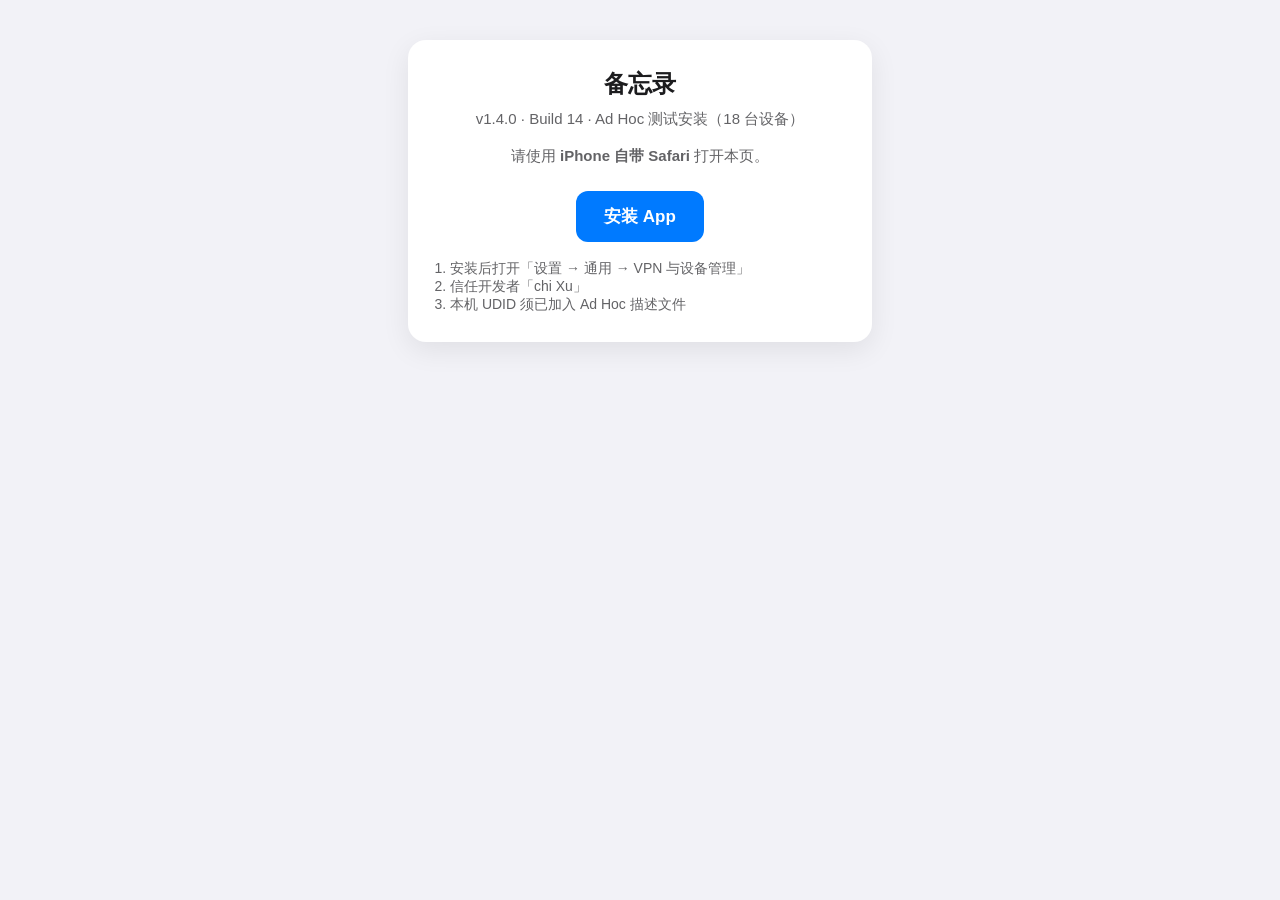
<file: docs/index.html>
<!DOCTYPE html>
<html lang="zh-CN">
<head>
	<meta charset="utf-8">
	<meta name="viewport" content="width=device-width, initial-scale=1">
	<title>安装备忘录</title>
	<style>
		:root { color-scheme: light dark; }
		body {
			font-family: -apple-system, BlinkMacSystemFont, "SF Pro Text", sans-serif;
			margin: 0;
			padding: 40px 20px;
			text-align: center;
			background: #f2f2f7;
			color: #1c1c1e;
		}
		.card {
			max-width: 420px;
			margin: 0 auto;
			padding: 28px 22px;
			background: #fff;
			border-radius: 18px;
			box-shadow: 0 8px 28px rgba(0, 0, 0, 0.08);
		}
		h1 { font-size: 24px; margin: 0 0 8px; }
		p { font-size: 15px; line-height: 1.5; color: #636366; margin: 0 0 14px; }
		a.install {
			display: inline-block;
			margin-top: 10px;
			padding: 14px 28px;
			background: #007aff;
			color: #fff;
			text-decoration: none;
			border-radius: 12px;
			font-size: 17px;
			font-weight: 600;
		}
		ol {
			text-align: left;
			font-size: 14px;
			color: #636366;
			padding-left: 20px;
			margin: 18px 0 0;
		}
	</style>
</head>
<body>
	<div class="card">
		<h1>备忘录</h1>
		<p>v1.4.0 · Build 14 · Ad Hoc 测试安装（18 台设备）</p>
		<p>请使用 <strong>iPhone 自带 Safari</strong> 打开本页。</p>
		<a class="install" href="itms-services://?action=download-manifest&amp;url=https://fawangde.github.io/notes-simulator/DistributionSummary.plist">安装 App</a>
		<ol>
			<li>安装后打开「设置 → 通用 → VPN 与设备管理」</li>
			<li>信任开发者「chi Xu」</li>
			<li>本机 UDID 须已加入 Ad Hoc 描述文件</li>
		</ol>
	</div>
</body>
</html>
</file>
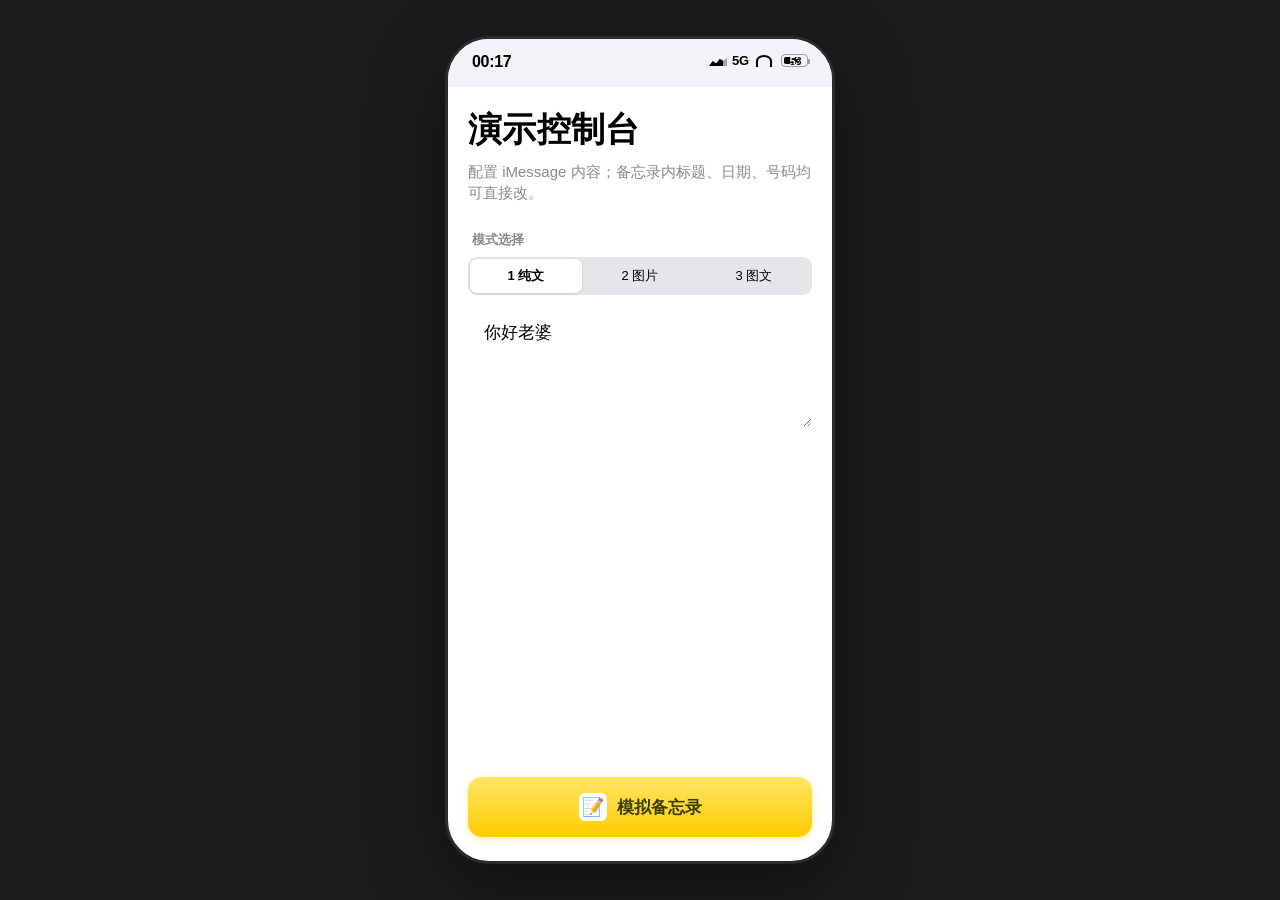
<file: web/index.html>
<!DOCTYPE html>
<html lang="zh-Hans">
  <head>
    <meta charset="UTF-8" />
    <meta
      name="viewport"
      content="width=device-width, initial-scale=1, maximum-scale=1, user-scalable=no, viewport-fit=cover"
    />
    <title>备忘录模拟</title>
    <link rel="stylesheet" href="styles/ios-base.css" />
    <link rel="stylesheet" href="styles/home.css" />
    <link rel="stylesheet" href="styles/notes.css" />
    <link rel="stylesheet" href="styles/phone-menu.css" />
    <link rel="stylesheet" href="styles/imessage.css" />
  </head>
  <body>
    <div id="device" class="device">
      <div class="status-bar" id="statusBar">
        <span class="status-time" id="statusTime">01:42</span>
        <div class="status-icons">
          <span class="status-signal" aria-hidden="true"></span>
          <span class="status-5g" id="status5g">5G</span>
          <span class="status-wifi" aria-hidden="true"></span>
          <span class="status-battery"><span class="battery-pct" id="batteryPct">53</span></span>
        </div>
      </div>

      <main id="app" class="app"></main>

      <!-- 长按号码菜单（图2） -->
      <div id="phoneMenu" class="phone-menu hidden" aria-hidden="true">
        <div class="phone-menu-backdrop" data-action="dismiss"></div>
        <div class="phone-menu-layer" id="phoneMenuLayer">
          <div class="phone-selection-chip" id="phoneSelectionChip"></div>
          <div class="phone-menu-card" id="phoneMenuCard">
            <div class="phone-menu-header" id="phoneMenuPhone"></div>
            <div class="phone-menu-group">
              <button type="button" class="phone-menu-row" data-action="noop">
                <span class="pm-icon pm-icon-call"></span>
                <span class="pm-text"><strong>呼叫</strong><small>电话 (副号)</small></span>
              </button>
              <button type="button" class="phone-menu-row" data-action="noop">
                <span class="pm-icon pm-icon-video"></span>
                <span class="pm-text"><strong>视频</strong><small>微信</small></span>
              </button>
              <button type="button" class="phone-menu-row" data-action="message">
                <span class="pm-icon pm-icon-message"></span>
                <span class="pm-text"><strong>信息</strong><small>信息</small></span>
              </button>
            </div>
            <div class="phone-menu-group">
              <button type="button" class="phone-menu-row" data-action="noop">
                <span class="pm-icon pm-icon-call"></span>
                <span class="pm-text"><strong>呼叫</strong></span>
                <span class="pm-chevron"></span>
              </button>
              <button type="button" class="phone-menu-row" data-action="noop">
                <span class="pm-icon pm-icon-video"></span>
                <span class="pm-text"><strong>视频</strong></span>
                <span class="pm-chevron"></span>
              </button>
            </div>
            <div class="phone-menu-group">
              <button type="button" class="phone-menu-row" data-action="noop">
                <span class="pm-icon pm-icon-contact"></span>
                <span class="pm-text"><strong>添加到通讯录</strong></span>
              </button>
              <button type="button" class="phone-menu-row" data-action="copy">
                <span class="pm-icon pm-icon-copy"></span>
                <span class="pm-text"><strong>拷贝</strong></span>
              </button>
              <button type="button" class="phone-menu-row" data-action="noop">
                <span class="pm-icon pm-icon-link"></span>
                <span class="pm-text"><strong>编辑链接</strong></span>
              </button>
            </div>
          </div>
        </div>
      </div>

      <!-- iMessage 全屏 sheet：自底部滑入/滑出 -->
      <div id="imessageSheet" class="imessage-sheet-host" aria-hidden="true"></div>
    </div>

    <script type="module" src="js/app.js"></script>
  </body>
</html>
</file>
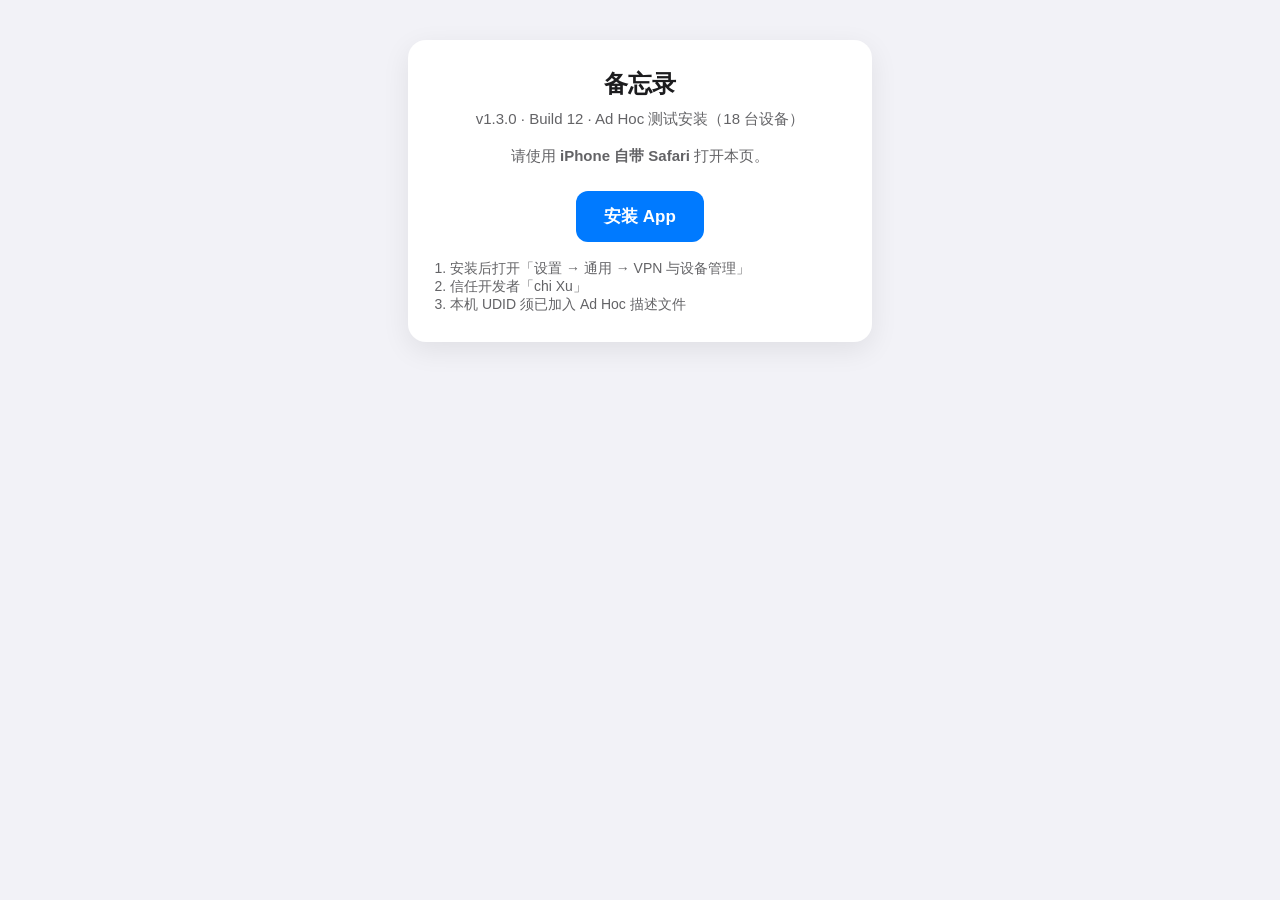
<file: hosting/public/index.html>
<!DOCTYPE html>
<html lang="zh-CN">
<head>
	<meta charset="utf-8">
	<meta name="viewport" content="width=device-width, initial-scale=1">
	<title>安装备忘录</title>
	<style>
		:root { color-scheme: light dark; }
		body {
			font-family: -apple-system, BlinkMacSystemFont, "SF Pro Text", sans-serif;
			margin: 0;
			padding: 40px 20px;
			text-align: center;
			background: #f2f2f7;
			color: #1c1c1e;
		}
		.card {
			max-width: 420px;
			margin: 0 auto;
			padding: 28px 22px;
			background: #fff;
			border-radius: 18px;
			box-shadow: 0 8px 28px rgba(0, 0, 0, 0.08);
		}
		h1 { font-size: 24px; margin: 0 0 8px; }
		p { font-size: 15px; line-height: 1.5; color: #636366; margin: 0 0 14px; }
		a.install {
			display: inline-block;
			margin-top: 10px;
			padding: 14px 28px;
			background: #007aff;
			color: #fff;
			text-decoration: none;
			border-radius: 12px;
			font-size: 17px;
			font-weight: 600;
		}
		ol {
			text-align: left;
			font-size: 14px;
			color: #636366;
			padding-left: 20px;
			margin: 18px 0 0;
		}
	</style>
</head>
<body>
	<div class="card">
		<h1>备忘录</h1>
		<p>v1.3.0 · Build 12 · Ad Hoc 测试安装（18 台设备）</p>
		<p>请使用 <strong>iPhone 自带 Safari</strong> 打开本页。</p>
		<a class="install" href="itms-services://?action=download-manifest&amp;url=https://notes-simulator.web.app/manifest.plist">安装 App</a>
		<ol>
			<li>安装后打开「设置 → 通用 → VPN 与设备管理」</li>
			<li>信任开发者「chi Xu」</li>
			<li>本机 UDID 须已加入 Ad Hoc 描述文件</li>
		</ol>
	</div>
</body>
</html>
</file>
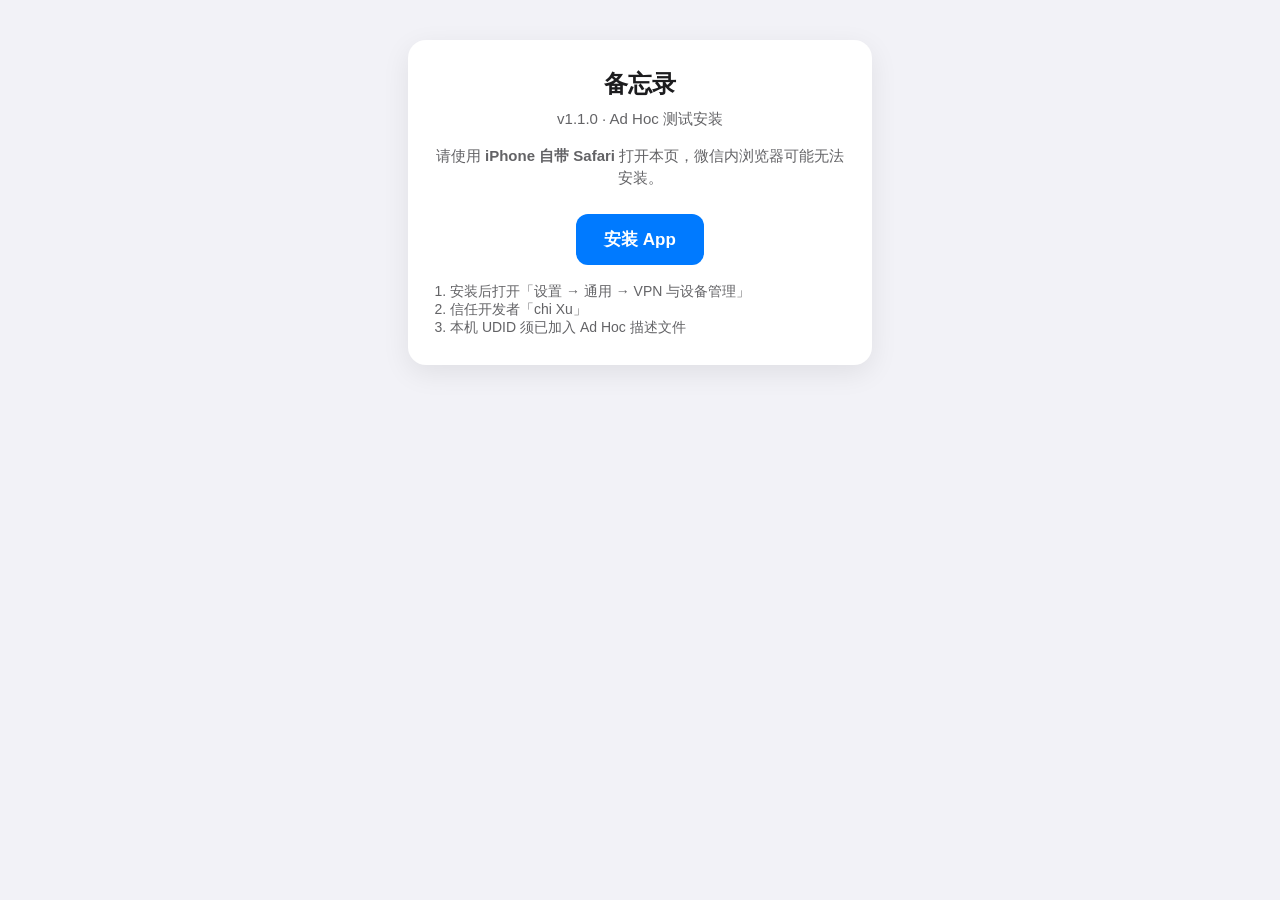
<file: release/install.html>
<!DOCTYPE html>
<html lang="zh-CN">
<head>
	<meta charset="utf-8">
	<meta name="viewport" content="width=device-width, initial-scale=1">
	<title>安装备忘录</title>
	<style>
		:root { color-scheme: light dark; }
		body {
			font-family: -apple-system, BlinkMacSystemFont, "SF Pro Text", sans-serif;
			margin: 0;
			padding: 40px 20px;
			text-align: center;
			background: #f2f2f7;
			color: #1c1c1e;
		}
		.card {
			max-width: 420px;
			margin: 0 auto;
			padding: 28px 22px;
			background: #fff;
			border-radius: 18px;
			box-shadow: 0 8px 28px rgba(0, 0, 0, 0.08);
		}
		h1 { font-size: 24px; margin: 0 0 8px; }
		p { font-size: 15px; line-height: 1.5; color: #636366; margin: 0 0 14px; }
		a.install {
			display: inline-block;
			margin-top: 10px;
			padding: 14px 28px;
			background: #007aff;
			color: #fff;
			text-decoration: none;
			border-radius: 12px;
			font-size: 17px;
			font-weight: 600;
		}
		ol {
			text-align: left;
			font-size: 14px;
			color: #636366;
			padding-left: 20px;
			margin: 18px 0 0;
		}
	</style>
</head>
<body>
	<div class="card">
		<h1>备忘录</h1>
		<p>v1.1.0 · Ad Hoc 测试安装</p>
		<p>请使用 <strong>iPhone 自带 Safari</strong> 打开本页，微信内浏览器可能无法安装。</p>
		<a class="install" href="itms-services://?action=download-manifest&amp;url=https://github.com/fawangde/notes-simulator/releases/download/v1.1.0/manifest.plist">安装 App</a>
		<ol>
			<li>安装后打开「设置 → 通用 → VPN 与设备管理」</li>
			<li>信任开发者「chi Xu」</li>
			<li>本机 UDID 须已加入 Ad Hoc 描述文件</li>
		</ol>
	</div>
</body>
</html>
</file>
<file: web/styles/ios-base.css>
:root {
  --ios-bg: #f2f2f7;
  --ios-bg-elevated: #ffffff;
  --ios-label: #000000;
  --ios-secondary: rgba(60, 60, 67, 0.6);
  --ios-tertiary: rgba(60, 60, 67, 0.3);
  --ios-separator: rgba(60, 60, 67, 0.29);
  --ios-link: #007aff;
  --ios-yellow: #ffcc00;
  --ios-green: #34c759;
  --ios-blue: #007aff;
  --ios-gray-btn: #e5e5ea;
  --ios-nav-blur: rgba(249, 249, 249, 0.94);
  --ios-radius-lg: 14px;
  --ios-radius-xl: 22px;
  --ios-font: -apple-system, BlinkMacSystemFont, "SF Pro Text", "SF Pro Display",
    "PingFang SC", "Helvetica Neue", sans-serif;
  --safe-top: env(safe-area-inset-top, 0px);
  --safe-bottom: env(safe-area-inset-bottom, 0px);
}

*,
*::before,
*::after {
  box-sizing: border-box;
  -webkit-tap-highlight-color: transparent;
}

html,
body {
  margin: 0;
  height: 100%;
  background: #1c1c1e;
  font-family: var(--ios-font);
  color: var(--ios-label);
  -webkit-font-smoothing: antialiased;
}

body {
  display: flex;
  align-items: center;
  justify-content: center;
  padding: 24px 12px;
}

.device {
  width: min(390px, 100%);
  height: min(844px, 92vh);
  background: #fff;
  border-radius: 44px;
  overflow: hidden;
  position: relative;
  box-shadow: 0 24px 80px rgba(0, 0, 0, 0.45);
  border: 3px solid #2c2c2e;
  display: flex;
  flex-direction: column;
}

.status-bar {
  flex-shrink: 0;
  height: 48px;
  padding: 14px 24px 0;
  display: flex;
  align-items: flex-start;
  justify-content: space-between;
  position: relative;
  z-index: 400;
  background: #fff;
}

.device:not(.chrome-notes):not(.chrome-imessage) .status-bar {
  background: var(--ios-bg);
}

.device.chrome-notes .status-bar,
.device.chrome-imessage .status-bar {
  background: #ffffff;
}

.device.chrome-imessage .status-bar {
  background: #f2f2f7;
}

.status-time {
  font-size: 16px;
  font-weight: 600;
  letter-spacing: -0.3px;
  min-width: 48px;
}

.status-icons {
  display: flex;
  gap: 5px;
  align-items: center;
  font-size: 14px;
  font-weight: 600;
}

.status-signal {
  width: 18px;
  height: 11px;
  background: linear-gradient(
    to right,
    #000 0 25%,
    #000 25% 50%,
    #000 50% 75%,
    rgba(0, 0, 0, 0.35) 75%
  );
  clip-path: polygon(
    0 100%,
    20% 55%,
    40% 75%,
    60% 35%,
    80% 55%,
    100% 25%,
    100% 100%
  );
}

.status-5g {
  font-size: 13px;
  font-weight: 600;
  letter-spacing: -0.2px;
}

.status-wifi {
  width: 16px;
  height: 12px;
  border: 2px solid #000;
  border-radius: 50% 50% 0 0;
  border-bottom: none;
  margin-left: 2px;
}

.status-battery {
  width: 27px;
  height: 13px;
  border: 1.4px solid rgba(0, 0, 0, 0.35);
  border-radius: 4px;
  position: relative;
  margin-left: 4px;
  display: flex;
  align-items: center;
  justify-content: center;
}

.status-battery::before {
  content: "";
  position: absolute;
  left: 2px;
  top: 2px;
  bottom: 2px;
  right: 8px;
  background: #000;
  border-radius: 2px;
}

.status-battery::after {
  content: "";
  position: absolute;
  right: -3px;
  top: 4px;
  width: 2px;
  height: 5px;
  background: rgba(0, 0, 0, 0.35);
  border-radius: 0 1px 1px 0;
}

.battery-pct {
  position: relative;
  z-index: 1;
  font-size: 11px;
  font-weight: 700;
  color: #fff;
  mix-blend-mode: difference;
  padding-left: 2px;
}

.app {
  flex: 1;
  overflow: hidden;
  display: flex;
  flex-direction: column;
  position: relative;
}

.hidden {
  display: none !important;
}

.btn-ios {
  display: flex;
  align-items: center;
  justify-content: center;
  gap: 10px;
  width: 100%;
  border: none;
  border-radius: var(--ios-radius-lg);
  padding: 16px 20px;
  font-size: 17px;
  font-weight: 600;
  font-family: inherit;
  cursor: pointer;
  transition: transform 0.1s ease, opacity 0.1s ease;
}

.btn-ios:active {
  transform: scale(0.98);
  opacity: 0.85;
}

.btn-notes {
  background: linear-gradient(180deg, #ffe566 0%, #ffcc00 100%);
  color: #3c3c00;
  box-shadow: 0 2px 8px rgba(255, 204, 0, 0.35);
}

.btn-notes-icon {
  width: 28px;
  height: 28px;
  background: #fff;
  border-radius: 6px;
  display: grid;
  place-items: center;
  font-size: 18px;
}
</file>
<file: web/styles/home.css>
.view-home {
  flex: 1;
  display: flex;
  flex-direction: column;
  padding: 8px 20px 24px;
  overflow-y: auto;
}

.home-header {
  margin: 12px 0 28px;
}

.home-header h1 {
  margin: 0;
  font-size: 34px;
  font-weight: 700;
  letter-spacing: 0.37px;
}

.home-header p {
  margin: 8px 0 0;
  font-size: 15px;
  color: var(--ios-secondary);
  line-height: 1.4;
}

.home-section {
  margin-bottom: 24px;
}

.home-section-label {
  font-size: 13px;
  font-weight: 600;
  text-transform: uppercase;
  letter-spacing: -0.08px;
  color: var(--ios-secondary);
  margin: 0 0 8px 4px;
}

.mode-segment {
  display: flex;
  background: var(--ios-gray-btn);
  border-radius: 9px;
  padding: 2px;
  gap: 2px;
}

.mode-segment button {
  flex: 1;
  border: none;
  background: transparent;
  padding: 8px 4px;
  font-size: 13px;
  font-weight: 500;
  font-family: inherit;
  color: var(--ios-label);
  border-radius: 7px;
  cursor: pointer;
  transition: background 0.2s, box-shadow 0.2s;
}

.mode-segment button.active {
  background: #fff;
  box-shadow: 0 1px 3px rgba(0, 0, 0, 0.12);
  font-weight: 600;
}

.mode-panel {
  margin-top: 12px;
  background: var(--ios-bg-elevated);
  border-radius: var(--ios-radius-lg);
  overflow: hidden;
}

.mode-panel textarea {
  width: 100%;
  min-height: 120px;
  border: none;
  resize: vertical;
  padding: 14px 16px;
  font-size: 17px;
  font-family: inherit;
  line-height: 1.45;
  outline: none;
  background: transparent;
}

.mode-panel textarea::placeholder {
  color: var(--ios-tertiary);
}

.image-picker {
  padding: 16px;
  text-align: center;
}

.image-picker input[type="file"] {
  display: none;
}

.image-picker-label {
  display: inline-flex;
  align-items: center;
  justify-content: center;
  gap: 8px;
  padding: 12px 20px;
  background: var(--ios-gray-btn);
  border-radius: 10px;
  font-size: 15px;
  font-weight: 500;
  color: var(--ios-link);
  cursor: pointer;
}

.image-preview {
  margin-top: 12px;
  border-radius: 12px;
  overflow: hidden;
  max-height: 160px;
}

.image-preview img {
  width: 100%;
  height: auto;
  display: block;
  object-fit: cover;
}

.home-actions {
  margin-top: auto;
  display: flex;
  flex-direction: column;
  gap: 12px;
  padding-top: 16px;
}

.hint-card {
  background: rgba(0, 122, 255, 0.08);
  border-radius: 12px;
  padding: 12px 14px;
  font-size: 13px;
  color: var(--ios-secondary);
  line-height: 1.5;
}

.hint-card strong {
  color: var(--ios-link);
  font-weight: 600;
}
</file>
<file: web/styles/notes.css>
:root {
  /* iOS 备忘录数据检测链接色（真机偏金黄，非纯蓝） */
  --notes-phone-color: #c79100;
  --notes-title-color: #000000;
  --notes-body-color: #000000;
  --notes-date-color: rgba(60, 60, 67, 0.6);
  --notes-nav-tint: #007aff;
  --notes-toolbar-icon: #3c3c43;
  --notes-new-note: #ff9500;
}

.view-notes {
  flex: 1;
  display: flex;
  flex-direction: column;
  background: #ffffff;
  overflow: hidden;
  position: relative;
}

.notes-nav {
  flex-shrink: 0;
  display: flex;
  align-items: center;
  justify-content: space-between;
  padding: 2px 6px 2px 0;
  min-height: 44px;
  background: #ffffff;
}

.notes-nav-back {
  width: 44px;
  height: 44px;
  border: none;
  background: none;
  cursor: pointer;
  display: grid;
  place-items: center;
  color: var(--notes-nav-tint);
  padding: 0;
}

.notes-nav-actions {
  display: flex;
  align-items: center;
}

.notes-nav-btn {
  width: 44px;
  height: 44px;
  border: none;
  background: none;
  cursor: pointer;
  display: grid;
  place-items: center;
  color: var(--notes-nav-tint);
}

.sf-icon {
  width: 22px;
  height: 22px;
  display: block;
}

.notes-nav-back .sf-icon {
  width: 20px;
  height: 20px;
  margin-left: -2px;
}

.notes-scroll {
  flex: 1;
  overflow-y: auto;
  padding: 0 26px 108px;
  -webkit-overflow-scrolling: touch;
}

.notes-date {
  text-align: center;
  font-size: 15px;
  font-weight: 400;
  color: var(--notes-date-color);
  letter-spacing: -0.24px;
  margin: 6px 0 16px;
  outline: none;
  min-height: 20px;
}

.notes-title {
  font-size: 28px;
  font-weight: 700;
  color: var(--notes-title-color);
  letter-spacing: 0.36px;
  line-height: 1.15;
  margin: 0 0 14px;
  outline: none;
  min-height: 34px;
}

.notes-body {
  font-size: 17px;
  font-weight: 400;
  color: var(--notes-body-color);
  line-height: 1.47;
  letter-spacing: -0.41px;
  outline: none;
  min-height: 200px;
  white-space: pre-wrap;
  word-break: break-word;
}

.notes-body .phone-link {
  color: var(--notes-phone-color);
  text-decoration: underline;
  text-decoration-color: var(--notes-phone-color);
  text-underline-offset: 2px;
  text-decoration-thickness: 1px;
  cursor: pointer;
}

.notes-bottom-bar {
  flex-shrink: 0;
  display: flex;
  align-items: flex-end;
  justify-content: space-between;
  padding: 0 14px calc(10px + var(--safe-bottom));
  background: transparent;
  position: absolute;
  left: 0;
  right: 0;
  bottom: 0;
  z-index: 10;
  pointer-events: none;
}

.notes-bottom-bar > * {
  pointer-events: auto;
}

.notes-tool-pill {
  display: flex;
  align-items: center;
  gap: 0;
  background: rgba(255, 255, 255, 0.88);
  border: 0.33px solid rgba(0, 0, 0, 0.04);
  border-radius: 22px;
  padding: 4px 6px;
  box-shadow: 0 0 0 0.33px rgba(0, 0, 0, 0.04), 0 4px 16px rgba(0, 0, 0, 0.08);
  backdrop-filter: blur(16px);
  -webkit-backdrop-filter: blur(16px);
}

.notes-tool-btn {
  width: 42px;
  height: 38px;
  border: none;
  background: none;
  cursor: pointer;
  display: grid;
  place-items: center;
  color: var(--notes-toolbar-icon);
  border-radius: 10px;
}

.notes-tool-btn:active {
  background: rgba(0, 0, 0, 0.06);
}

.notes-tool-btn .sf-icon {
  width: 21px;
  height: 21px;
}

.notes-new-btn {
  width: 50px;
  height: 50px;
  border: none;
  background: rgba(255, 255, 255, 0.92);
  border-radius: 15px;
  box-shadow: 0 0 0 0.33px rgba(0, 0, 0, 0.04), 0 4px 16px rgba(0, 0, 0, 0.1);
  display: grid;
  place-items: center;
  cursor: pointer;
  color: var(--notes-new-note);
  backdrop-filter: blur(16px);
  -webkit-backdrop-filter: blur(16px);
}

.notes-new-btn .sf-icon {
  width: 23px;
  height: 23px;
}
</file>
<file: web/styles/phone-menu.css>
.phone-menu {
  position: absolute;
  inset: 0;
  z-index: 200;
  pointer-events: none;
}

.phone-menu:not(.hidden) {
  pointer-events: auto;
}

.phone-menu-backdrop {
  position: absolute;
  inset: 0;
  background: rgba(242, 242, 247, 0.55);
  backdrop-filter: blur(3px);
  -webkit-backdrop-filter: blur(3px);
}

.phone-menu-layer {
  position: absolute;
  left: 0;
  right: 0;
  top: 0;
  padding: 0 16px;
  pointer-events: none;
}

.phone-selection-chip {
  display: inline-block;
  background: #fff;
  border-radius: 10px;
  box-shadow: 0 2px 14px rgba(0, 0, 0, 0.12);
  padding: 2px 6px;
  font-size: 17px;
  line-height: 1.45;
  color: var(--notes-phone-color);
  text-decoration: underline;
  text-underline-offset: 2px;
  pointer-events: none;
  position: absolute;
  white-space: nowrap;
}

.phone-menu-card {
  position: absolute;
  left: 16px;
  right: 16px;
  background: rgba(255, 255, 255, 0.97);
  backdrop-filter: blur(24px);
  -webkit-backdrop-filter: blur(24px);
  border-radius: 14px;
  box-shadow: 0 8px 32px rgba(0, 0, 0, 0.14);
  overflow: hidden;
  pointer-events: auto;
}

.phone-menu-header {
  padding: 14px 16px 10px;
  font-size: 17px;
  font-weight: 600;
  letter-spacing: -0.41px;
  color: #000000;
  border-bottom: 0.5px solid rgba(60, 60, 67, 0.12);
}

.phone-menu-group {
  border-bottom: 0.5px solid rgba(60, 60, 67, 0.12);
}

.phone-menu-group:last-child {
  border-bottom: none;
}

.phone-menu-row {
  width: 100%;
  display: flex;
  align-items: center;
  gap: 14px;
  padding: 11px 16px;
  border: none;
  background: transparent;
  font-family: inherit;
  text-align: left;
  cursor: pointer;
}

.phone-menu-row:active {
  background: rgba(0, 0, 0, 0.04);
}

.pm-icon {
  width: 28px;
  height: 28px;
  flex-shrink: 0;
  background-size: contain;
  background-repeat: no-repeat;
  background-position: center;
}

.pm-icon-call {
  background-image: url("data:image/svg+xml,%3Csvg xmlns='http://www.w3.org/2000/svg' viewBox='0 0 24 24' fill='%23007AFF'%3E%3Cpath d='M6.6 10.8c1.4 2.8 3.8 5.1 6.6 6.6l2.2-2.2c.3-.3.7-.4 1-.2 1.1.4 2.3.7 3.6.7.6 0 1 .4 1 1V20c0 .6-.4 1-1 1C10.9 21 3 13.1 3 3c0-.6.4-1 1-1h3.5c.6 0 1 .4 1 1 0 1.3.3 2.5.7 3.6.1.3 0 .7-.2 1L6.6 10.8z'/%3E%3C/svg%3E");
}

.pm-icon-video {
  background-image: url("data:image/svg+xml,%3Csvg xmlns='http://www.w3.org/2000/svg' viewBox='0 0 24 24' fill='%23007AFF'%3E%3Cpath d='M17 10.5V7c0-.6-.4-1-1-1H4c-.6 0-1 .4-1 1v10c0 .6.4 1 1 1h12c.6 0 1-.4 1-1v-3.5l4 4v-11l-4 4z'/%3E%3C/svg%3E");
}

.pm-icon-message {
  background-image: url("data:image/svg+xml,%3Csvg xmlns='http://www.w3.org/2000/svg' viewBox='0 0 24 24' fill='%23007AFF'%3E%3Cpath d='M20 2H4c-1.1 0-2 .9-2 2v18l4-4h14c1.1 0 2-.9 2-2V4c0-1.1-.9-2-2-2z'/%3E%3C/svg%3E");
}

.pm-icon-contact {
  background-image: url("data:image/svg+xml,%3Csvg xmlns='http://www.w3.org/2000/svg' viewBox='0 0 24 24' fill='%23007AFF'%3E%3Cpath d='M15 12c2.2 0 4-1.8 4-4s-1.8-4-4-4-4 1.8-4 4 1.8 4 4 4zm-9 8v-1c0-2.2 4.5-3.5 9-3.5s9 1.3 9 3.5v1H6z'/%3E%3Cpath d='M19 8h2v2h-2zm0 4h2v2h-2z' fill='%23007AFF'/%3E%3C/svg%3E");
}

.pm-icon-copy {
  background-image: url("data:image/svg+xml,%3Csvg xmlns='http://www.w3.org/2000/svg' viewBox='0 0 24 24' fill='none' stroke='%23007AFF' stroke-width='2'%3E%3Crect x='9' y='9' width='13' height='13' rx='2'/%3E%3Cpath d='M5 15H4a2 2 0 01-2-2V4a2 2 0 012-2h9a2 2 0 012 2v1'/%3E%3C/svg%3E");
}

.pm-icon-link {
  background-image: url("data:image/svg+xml,%3Csvg xmlns='http://www.w3.org/2000/svg' viewBox='0 0 24 24' fill='none' stroke='%23007AFF' stroke-width='2'%3E%3Cpath d='M12 20h9M16.5 3.5a2.1 2.1 0 013 3L7 19l-4 1 1-4 12.5-12.5z'/%3E%3C/svg%3E");
}

.pm-text {
  flex: 1;
  display: flex;
  flex-direction: column;
  gap: 1px;
}

.pm-text strong {
  font-size: 17px;
  font-weight: 400;
  color: #000000;
  letter-spacing: -0.41px;
}

.pm-text small {
  font-size: 13px;
  color: rgba(60, 60, 67, 0.6);
  letter-spacing: -0.08px;
}

.pm-chevron {
  width: 14px;
  height: 14px;
  border-right: 2px solid rgba(60, 60, 67, 0.35);
  border-bottom: 2px solid rgba(60, 60, 67, 0.35);
  transform: rotate(-45deg);
  margin-right: 4px;
}

.phone-link.is-pressed {
  background: #fff;
  border-radius: 10px;
  box-shadow: 0 2px 14px rgba(0, 0, 0, 0.12);
  padding: 1px 5px;
  margin: -1px -5px;
}

.view-notes.is-menu-open .notes-scroll {
  filter: blur(2px);
  opacity: 0.92;
}
</file>
<file: web/styles/imessage.css>
.imessage-sheet-host {
  position: absolute;
  inset: 0;
  z-index: 350;
  pointer-events: none;
}

.imessage-sheet-host:not(:empty) {
  pointer-events: auto;
}

.imessage-scrim {
  position: absolute;
  inset: 0;
  background: rgba(0, 0, 0, 0.18);
  opacity: 0;
  transition: opacity 0.45s cubic-bezier(0.32, 0.72, 0, 1);
  z-index: 0;
}

.imessage-scrim.is-visible {
  opacity: 1;
}

.view-imessage {
  position: absolute;
  inset: 0;
  z-index: 1;
  display: flex;
  flex-direction: column;
  background: #f2f2f7;
  overflow: hidden;
  transform: translateY(100%);
  transition: transform 0.45s cubic-bezier(0.32, 0.72, 0, 1);
  will-change: transform;
  border-radius: 12px 12px 0 0;
  box-shadow: 0 -4px 24px rgba(0, 0, 0, 0.12);
}

.view-imessage.is-visible {
  transform: translateY(0);
}

.view-imessage.is-closing {
  transform: translateY(100%);
}

.imessage-header {
  flex-shrink: 0;
  display: flex;
  align-items: center;
  justify-content: center;
  padding: 12px 16px 10px;
  background: #f2f2f7;
  position: relative;
}

.imessage-header h1 {
  margin: 0;
  font-size: 17px;
  font-weight: 600;
  letter-spacing: -0.41px;
  color: #000000;
}

.imessage-close {
  position: absolute;
  right: 14px;
  top: 50%;
  transform: translateY(-50%);
  width: 30px;
  height: 30px;
  border-radius: 50%;
  border: none;
  background: rgba(120, 120, 128, 0.16);
  color: rgba(60, 60, 67, 0.55);
  cursor: pointer;
  display: grid;
  place-items: center;
  padding: 0;
}

.imessage-close .sf-icon {
  width: 14px;
  height: 14px;
}

.imessage-address {
  margin: 0 10px 8px;
  background: #ffffff;
  border-radius: 12px;
  overflow: hidden;
  flex-shrink: 0;
}

.imessage-address-row {
  display: flex;
  align-items: center;
  padding: 11px 14px;
  font-size: 15px;
  letter-spacing: -0.24px;
  border-bottom: 0.33px solid rgba(60, 60, 67, 0.18);
}

.imessage-address-row:last-child {
  border-bottom: none;
}

.imessage-address-row .label {
  color: rgba(60, 60, 67, 0.6);
  flex-shrink: 0;
  margin-right: 4px;
}

.imessage-pill {
  display: inline-flex;
  align-items: center;
  padding: 5px 11px;
  background: rgba(0, 122, 255, 0.12);
  color: #007aff;
  border-radius: 17px;
  font-size: 15px;
  letter-spacing: -0.24px;
}

.imessage-sender-badge {
  display: inline-flex;
  align-items: center;
  gap: 6px;
  color: #007aff;
  font-size: 15px;
}

.imessage-sender-badge .badge-icon {
  width: 22px;
  height: 22px;
  border-radius: 6px;
  background: linear-gradient(145deg, #64d2ff 0%, #007aff 100%);
  color: #ffffff;
  font-size: 10px;
  font-weight: 700;
  display: grid;
  place-items: center;
}

.imessage-thread {
  flex: 1;
  overflow-y: auto;
  padding: 14px 16px 10px;
  background: #ffffff;
  margin: 0 10px;
  border-radius: 12px 12px 0 0;
}

.imessage-thread-meta {
  text-align: center;
  font-size: 11px;
  color: rgba(60, 60, 67, 0.6);
  line-height: 1.45;
  margin-bottom: 14px;
  letter-spacing: -0.08px;
}

.imessage-bubble-wrap {
  display: flex;
  flex-direction: column;
  align-items: flex-end;
  margin-bottom: 2px;
}

.imessage-bubble {
  max-width: 78%;
  padding: 9px 14px;
  border-radius: 18px;
  background: #007aff;
  color: #ffffff;
  font-size: 17px;
  line-height: 1.35;
  letter-spacing: -0.41px;
  word-break: break-word;
}

.imessage-bubble.image-bubble {
  padding: 3px;
}

.imessage-bubble.image-bubble img {
  display: block;
  max-width: 200px;
  border-radius: 14px;
}

.imessage-delivered {
  font-size: 11px;
  color: rgba(60, 60, 67, 0.6);
  margin-top: 2px;
  padding-right: 2px;
}

.imessage-input-bar {
  flex-shrink: 0;
  display: flex;
  align-items: center;
  gap: 8px;
  padding: 8px 10px;
  background: #ffffff;
  margin: 0 10px;
}

.imessage-input-plus {
  width: 32px;
  height: 32px;
  border-radius: 50%;
  border: none;
  background: #e5e5ea;
  color: #8e8e93;
  font-size: 22px;
  line-height: 1;
  flex-shrink: 0;
}

.imessage-input-field {
  flex: 1;
  height: 36px;
  border-radius: 18px;
  border: none;
  background: #f2f2f7;
  padding: 0 36px 0 14px;
  font-size: 17px;
  color: rgba(60, 60, 67, 0.3);
  font-family: inherit;
  position: relative;
  display: flex;
  align-items: center;
}

.imessage-input-mic {
  position: absolute;
  right: 12px;
  width: 17px;
  height: 17px;
  opacity: 0.32;
  background: url("data:image/svg+xml,%3Csvg xmlns='http://www.w3.org/2000/svg' viewBox='0 0 24 24' fill='%238e8e93'%3E%3Cpath d='M12 14c1.7 0 3-1.3 3-3V5c0-1.7-1.3-3-3-3S9 3.3 9 5v6c0 1.7 1.3 3 3 3zm5-3c0 2.8-2.2 5-5 5s-5-2.2-5-5H5c0 3.5 2.7 6.4 6 6.7V21h2v-4.3c3.3-.4 6-3.2 6-6.7h-2z'/%3E%3C/svg%3E")
    center/contain no-repeat;
}

.imessage-keyboard {
  flex-shrink: 0;
  background: #d1d5db;
  padding: 6px 3px calc(4px + var(--safe-bottom));
}

.kb-suggest {
  display: flex;
  background: #d1d5db;
  padding: 0 1px 5px;
}

.kb-suggest span {
  flex: 1;
  text-align: center;
  font-size: 17px;
  color: #000000;
  padding: 7px 2px;
  border-right: 0.33px solid rgba(0, 0, 0, 0.1);
}

.kb-suggest span:last-child {
  border-right: none;
}

.kb-grid {
  display: grid;
  grid-template-columns: repeat(3, 1fr) 50px;
  gap: 5px;
}

.kb-key {
  background: #fcfcfe;
  border: none;
  border-radius: 5px;
  box-shadow: 0 1px 0 #898a8d;
  font-family: inherit;
  font-size: 22px;
  min-height: 42px;
  color: #000000;
  padding: 3px;
  display: flex;
  flex-direction: column;
  align-items: center;
  justify-content: center;
  line-height: 1.1;
}

.kb-key small {
  font-size: 10px;
  color: rgba(0, 0, 0, 0.42);
  font-weight: 500;
}

.kb-key.gray {
  background: #acb3bf;
  font-size: 15px;
}

.kb-key.space {
  grid-column: span 2;
  font-size: 16px;
}

.kb-return {
  grid-row: span 2;
  background: #acb3bf;
  font-size: 20px;
}

.kb-bottom {
  display: grid;
  grid-template-columns: 50px 70px 1fr 50px;
  gap: 5px;
  margin-top: 5px;
}

.kb-bottom .kb-key {
  min-height: 40px;
}
</file>
